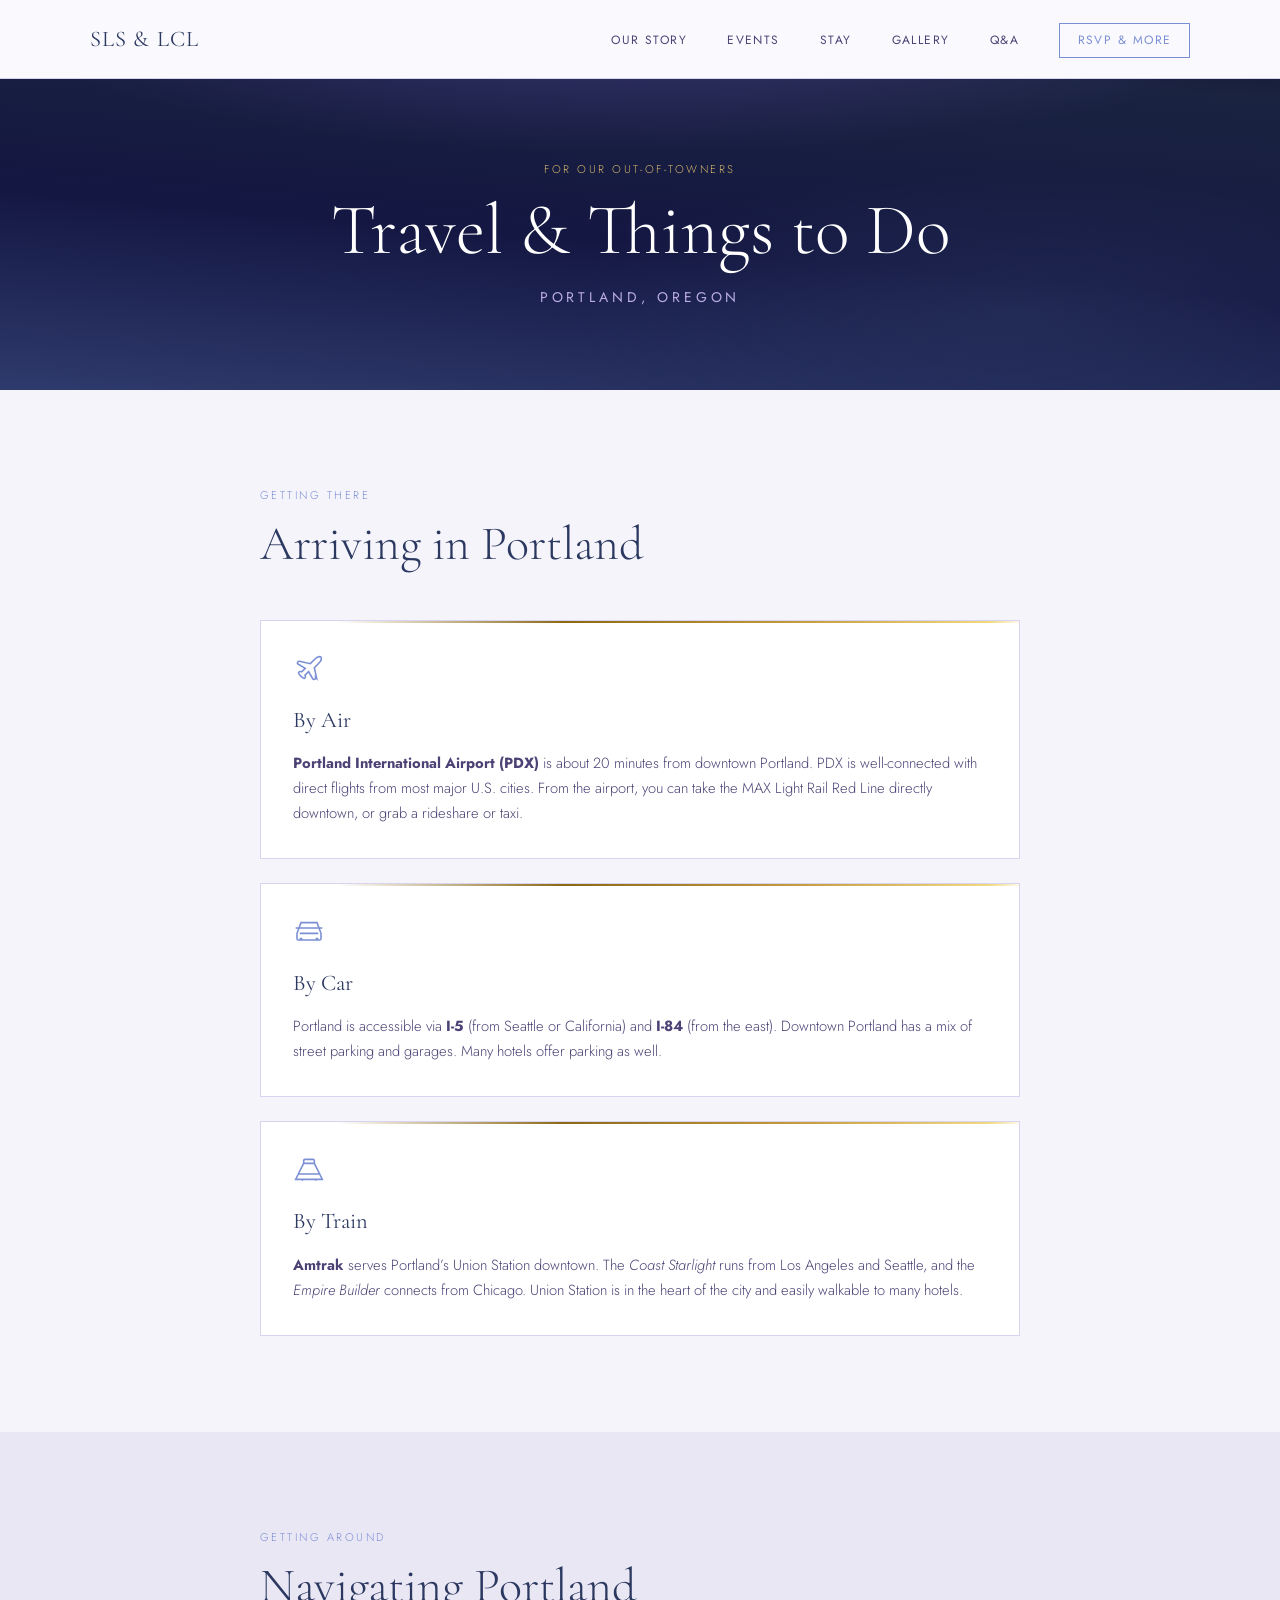
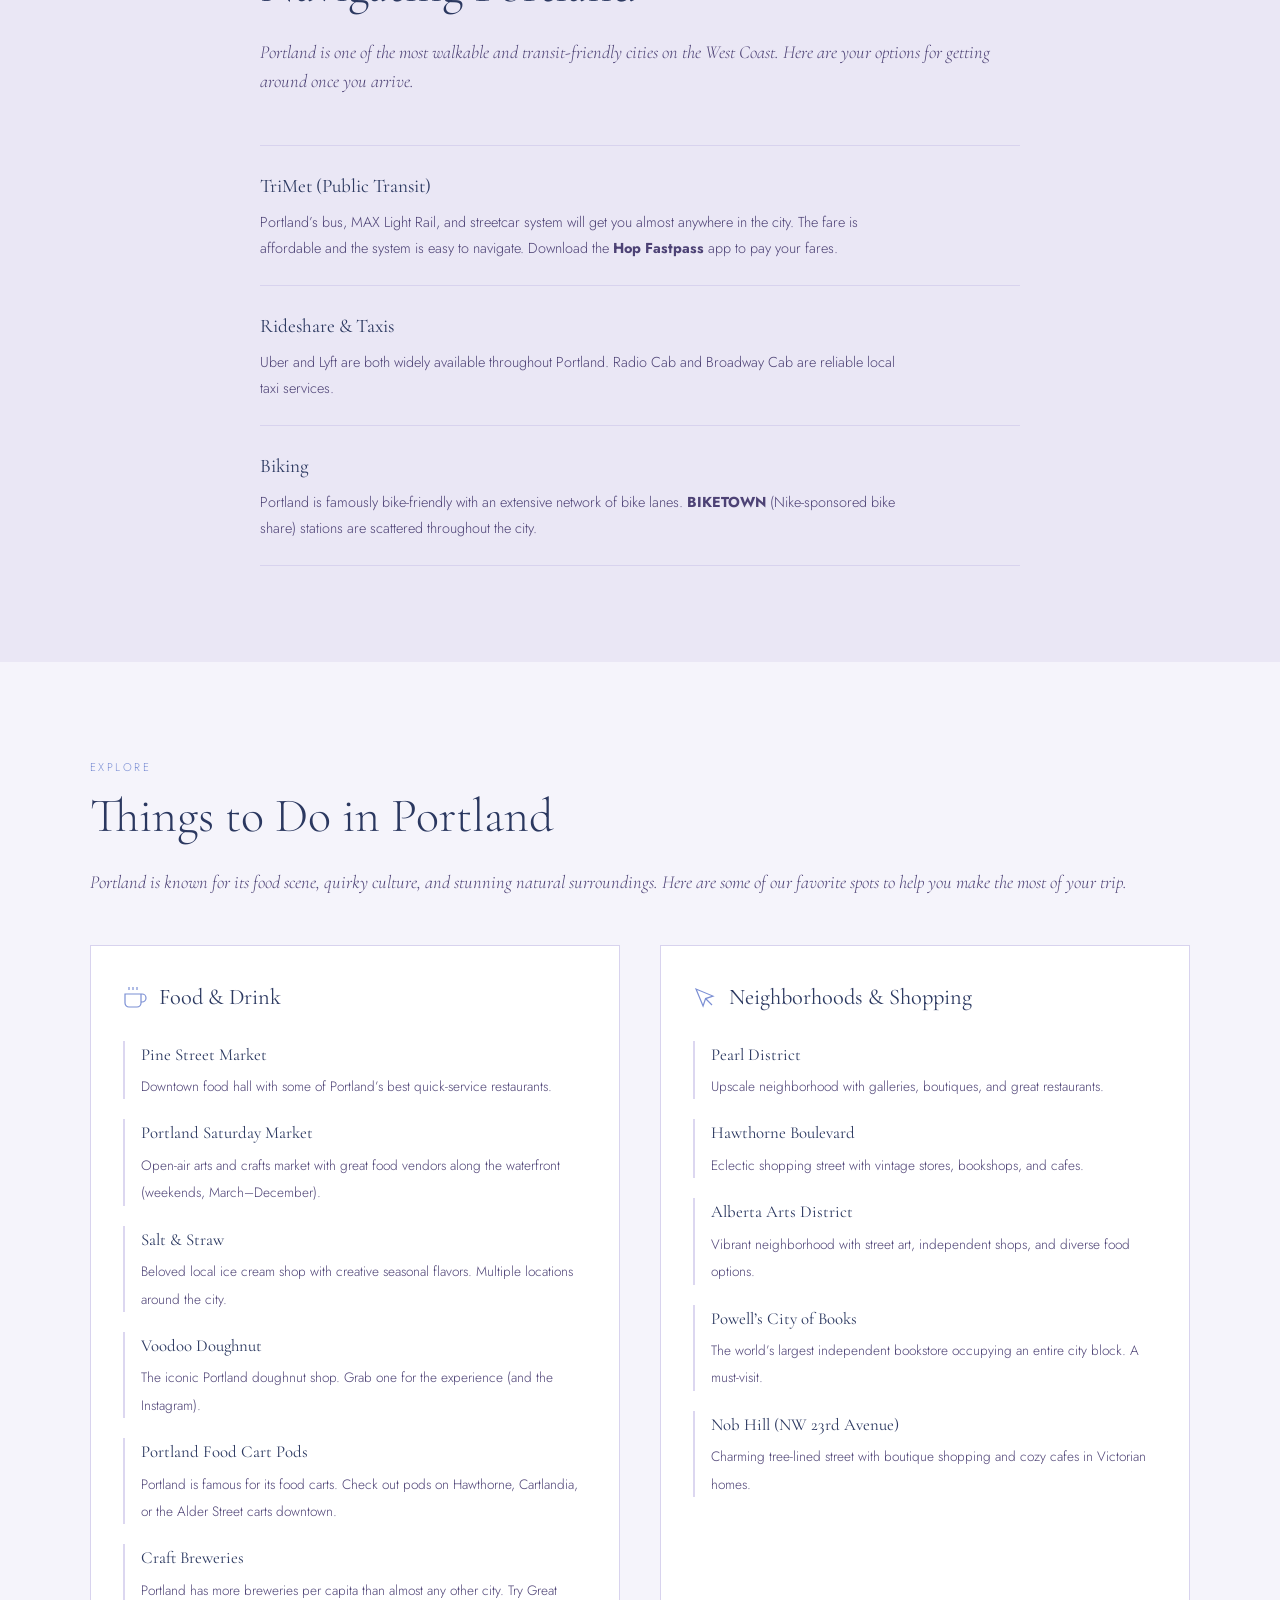
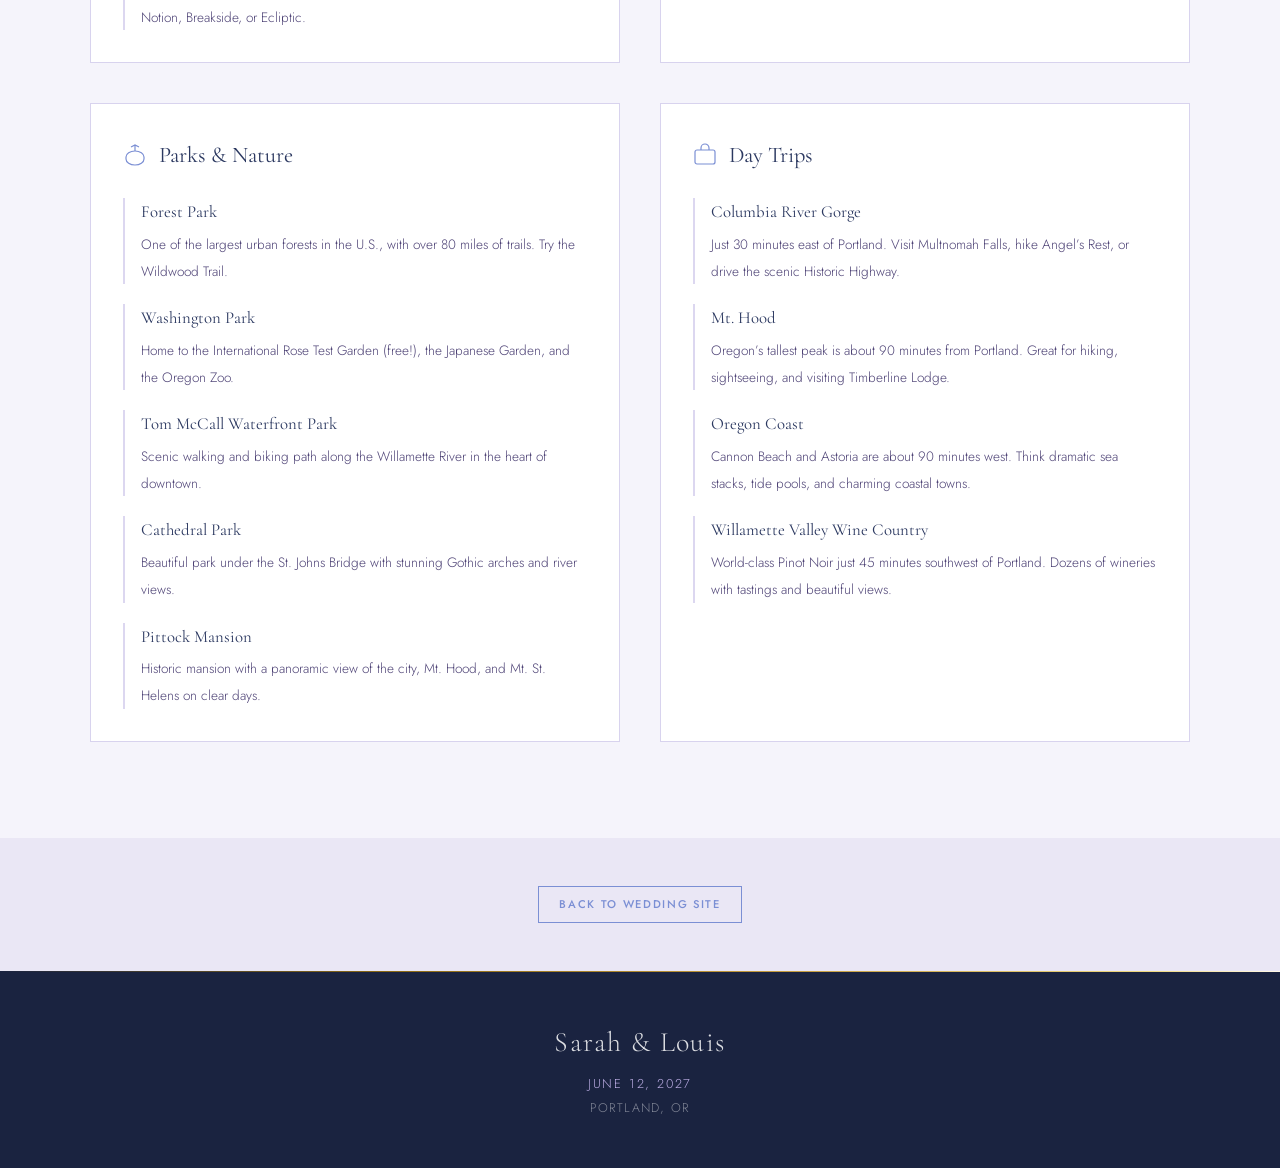
<file: travel.html>
<!DOCTYPE html>
<html lang="en">

<head>
  <meta charset="UTF-8" />
  <meta name="viewport" content="width=device-width, initial-scale=1.0" />
  <title>Travel &amp; Things to Do | Sarah &amp; Louis</title>
  <link rel="preconnect" href="https://fonts.googleapis.com" />
  <link rel="preconnect" href="https://fonts.gstatic.com" crossorigin />
  <link
    href="https://fonts.googleapis.com/css2?family=Cormorant+Garamond:ital,wght@0,300;0,400;0,600;1,300;1,400&family=Jost:wght@300;400;500&display=swap"
    rel="stylesheet" />
  <link rel="icon" type="image/png" href="wisteria/flower 1.png" />
  <link rel="stylesheet" href="css/styles.css" />
  <link rel="stylesheet" href="css/travel.css" />
</head>

<body>

  <!-- NAV -->
  <header class="site-header scrolled" id="site-header">
    <div class="header-inner">
      <a href="index.html" class="header-monogram">SLS &amp; LCL</a>
      <button class="nav-toggle" aria-label="Toggle navigation" aria-expanded="false">
        <span></span><span></span><span></span>
      </button>
      <nav class="main-nav" id="main-nav">
        <ul>
          <li><a href="index.html#our-story">Our Story</a></li>
          <li><a href="index.html#events">Events</a></li>
          <li><a href="index.html#accommodations">Stay</a></li>
          <li><a href="index.html#gallery">Gallery</a></li>
          <li><a href="index.html#faq">Q&amp;A</a></li>
          <li><a href="index.html#links" class="nav-cta">RSVP &amp; More</a></li>
        </ul>
      </nav>
    </div>
  </header>

  <!-- PAGE HERO -->
  <section class="travel-hero">
    <div class="travel-hero-overlay"></div>
    <div class="travel-hero-content">
      <div class="section-label">For Our Out-of-Towners</div>
      <h1 class="travel-hero-title">Travel &amp; Things to Do</h1>
      <p class="travel-hero-subtitle">Portland, Oregon</p>
    </div>
  </section>

  <!-- GETTING THERE -->
  <section class="section" id="getting-there">
    <div class="container container--narrow">
      <div class="section-label">Getting There</div>
      <h2 class="section-title">Arriving in Portland</h2>

      <div class="travel-info-grid">
        <div class="travel-info-card">
          <div class="travel-info-icon" aria-hidden="true">
            <svg viewBox="0 0 24 24" fill="none" stroke="currentColor" stroke-width="1.2">
              <path d="M17.8 19.2L16 11l3.5-3.5C21 6 21.5 4 21 3c-1-.5-3 0-4.5 1.5L13 8 4.8 6.2c-.5-.1-.9.1-1.1.5l-.3.5c-.2.4-.1.9.3 1.1l5.5 3.2-2.7 2.7-.8-.3c-.4-.1-.8 0-1.1.3l-.2.2c-.3.3-.3.7-.1 1l1.5 2 2 1.5c.3.2.7.2 1-.1l.2-.2c.3-.3.4-.7.3-1.1l-.3-.8 2.7-2.7 3.2 5.5c.2.4.7.5 1.1.3l.5-.3c.4-.2.6-.6.5-1.1z" />
            </svg>
          </div>
          <h3>By Air</h3>
          <p><strong>Portland International Airport (PDX)</strong> is about 20 minutes from downtown Portland. PDX is well-connected with direct flights from most major U.S. cities. From the airport, you can take the MAX Light Rail Red Line directly downtown, or grab a rideshare or taxi.</p>
        </div>

        <div class="travel-info-card">
          <div class="travel-info-icon" aria-hidden="true">
            <svg viewBox="0 0 24 24" fill="none" stroke="currentColor" stroke-width="1.2">
              <path d="M5 17h2m10 0h2M2 9h20M5 13h14M6 5h12l3 8v4a1 1 0 0 1-1 1H4a1 1 0 0 1-1-1v-4l3-8z" />
            </svg>
          </div>
          <h3>By Car</h3>
          <p>Portland is accessible via <strong>I-5</strong> (from Seattle or California) and <strong>I-84</strong> (from the east). Downtown Portland has a mix of street parking and garages. Many hotels offer parking as well.</p>
        </div>

        <div class="travel-info-card">
          <div class="travel-info-icon" aria-hidden="true">
            <svg viewBox="0 0 24 24" fill="none" stroke="currentColor" stroke-width="1.2">
              <path d="M4 15l4-8h8l4 8M4 15h16M4 15l-2 4h20l-2-4M8 7V5a1 1 0 0 1 1-1h6a1 1 0 0 1 1 1v2M7 19v1M17 19v1" />
            </svg>
          </div>
          <h3>By Train</h3>
          <p><strong>Amtrak</strong> serves Portland&rsquo;s Union Station downtown. The <em>Coast Starlight</em> runs from Los Angeles and Seattle, and the <em>Empire Builder</em> connects from Chicago. Union Station is in the heart of the city and easily walkable to many hotels.</p>
        </div>
      </div>
    </div>
  </section>

  <!-- GETTING AROUND -->
  <section class="section section-alt" id="getting-around">
    <div class="container container--narrow">
      <div class="section-label">Getting Around</div>
      <h2 class="section-title">Navigating Portland</h2>
      <p class="travel-intro">Portland is one of the most walkable and transit-friendly cities on the West Coast. Here are your options for getting around once you arrive.</p>

      <div class="transport-list">
        <div class="transport-item">
          <h3>TriMet (Public Transit)</h3>
          <p>Portland&rsquo;s bus, MAX Light Rail, and streetcar system will get you almost anywhere in the city. The fare is affordable and the system is easy to navigate. Download the <strong>Hop Fastpass</strong> app to pay your fares.</p>
        </div>
        <div class="transport-item">
          <h3>Rideshare &amp; Taxis</h3>
          <p>Uber and Lyft are both widely available throughout Portland. Radio Cab and Broadway Cab are reliable local taxi services.</p>
        </div>
        <div class="transport-item">
          <h3>Biking</h3>
          <p>Portland is famously bike-friendly with an extensive network of bike lanes. <strong>BIKETOWN</strong> (Nike-sponsored bike share) stations are scattered throughout the city.</p>
        </div>
      </div>
    </div>
  </section>

  <!-- THINGS TO DO -->
  <section class="section" id="things-to-do">
    <div class="container">
      <div class="section-label">Explore</div>
      <h2 class="section-title">Things to Do in Portland</h2>
      <p class="travel-intro">Portland is known for its food scene, quirky culture, and stunning natural surroundings. Here are some of our favorite spots to help you make the most of your trip.</p>

      <div class="things-grid">

        <div class="things-category">
          <h3 class="things-category-title">
            <svg class="things-category-icon" viewBox="0 0 24 24" fill="none" stroke="currentColor" stroke-width="1.2">
              <path d="M18 8h1a4 4 0 0 1 0 8h-1M2 8h16v9a4 4 0 0 1-4 4H6a4 4 0 0 1-4-4V8zM6 1v3M10 1v3M14 1v3" />
            </svg>
            Food &amp; Drink
          </h3>
          <ul class="things-list">
            <li>
              <strong>Pine Street Market</strong>
              <span>Downtown food hall with some of Portland&rsquo;s best quick-service restaurants.</span>
            </li>
            <li>
              <strong>Portland Saturday Market</strong>
              <span>Open-air arts and crafts market with great food vendors along the waterfront (weekends, March&ndash;December).</span>
            </li>
            <li>
              <strong>Salt &amp; Straw</strong>
              <span>Beloved local ice cream shop with creative seasonal flavors. Multiple locations around the city.</span>
            </li>
            <li>
              <strong>Voodoo Doughnut</strong>
              <span>The iconic Portland doughnut shop. Grab one for the experience (and the Instagram).</span>
            </li>
            <li>
              <strong>Portland Food Cart Pods</strong>
              <span>Portland is famous for its food carts. Check out pods on Hawthorne, Cartlandia, or the Alder Street carts downtown.</span>
            </li>
            <li>
              <strong>Craft Breweries</strong>
              <span>Portland has more breweries per capita than almost any other city. Try Great Notion, Breakside, or Ecliptic.</span>
            </li>
          </ul>
        </div>

        <div class="things-category">
          <h3 class="things-category-title">
            <svg class="things-category-icon" viewBox="0 0 24 24" fill="none" stroke="currentColor" stroke-width="1.2">
              <path d="M3 3l7.07 16.97 2.51-7.39 7.39-2.51L3 3zM13 13l6 6" />
            </svg>
            Neighborhoods &amp; Shopping
          </h3>
          <ul class="things-list">
            <li>
              <strong>Pearl District</strong>
              <span>Upscale neighborhood with galleries, boutiques, and great restaurants.</span>
            </li>
            <li>
              <strong>Hawthorne Boulevard</strong>
              <span>Eclectic shopping street with vintage stores, bookshops, and cafes.</span>
            </li>
            <li>
              <strong>Alberta Arts District</strong>
              <span>Vibrant neighborhood with street art, independent shops, and diverse food options.</span>
            </li>
            <li>
              <strong>Powell&rsquo;s City of Books</strong>
              <span>The world&rsquo;s largest independent bookstore occupying an entire city block. A must-visit.</span>
            </li>
            <li>
              <strong>Nob Hill (NW 23rd Avenue)</strong>
              <span>Charming tree-lined street with boutique shopping and cozy cafes in Victorian homes.</span>
            </li>
          </ul>
        </div>

        <div class="things-category">
          <h3 class="things-category-title">
            <svg class="things-category-icon" viewBox="0 0 24 24" fill="none" stroke="currentColor" stroke-width="1.2">
              <path d="M12 22c-4.97 0-9-2.69-9-6v-2c0-3.31 4.03-6 9-6s9 2.69 9 6v2c0 3.31-4.03 6-9 6z" />
              <path d="M12 8V2M8 4l4-2 4 2" />
            </svg>
            Parks &amp; Nature
          </h3>
          <ul class="things-list">
            <li>
              <strong>Forest Park</strong>
              <span>One of the largest urban forests in the U.S., with over 80 miles of trails. Try the Wildwood Trail.</span>
            </li>
            <li>
              <strong>Washington Park</strong>
              <span>Home to the International Rose Test Garden (free!), the Japanese Garden, and the Oregon Zoo.</span>
            </li>
            <li>
              <strong>Tom McCall Waterfront Park</strong>
              <span>Scenic walking and biking path along the Willamette River in the heart of downtown.</span>
            </li>
            <li>
              <strong>Cathedral Park</strong>
              <span>Beautiful park under the St. Johns Bridge with stunning Gothic arches and river views.</span>
            </li>
            <li>
              <strong>Pittock Mansion</strong>
              <span>Historic mansion with a panoramic view of the city, Mt. Hood, and Mt. St. Helens on clear days.</span>
            </li>
          </ul>
        </div>

        <div class="things-category">
          <h3 class="things-category-title">
            <svg class="things-category-icon" viewBox="0 0 24 24" fill="none" stroke="currentColor" stroke-width="1.2">
              <rect x="2" y="7" width="20" height="14" rx="2" ry="2" />
              <path d="M16 7V5a4 4 0 0 0-8 0v2" />
            </svg>
            Day Trips
          </h3>
          <ul class="things-list">
            <li>
              <strong>Columbia River Gorge</strong>
              <span>Just 30 minutes east of Portland. Visit Multnomah Falls, hike Angel&rsquo;s Rest, or drive the scenic Historic Highway.</span>
            </li>
            <li>
              <strong>Mt. Hood</strong>
              <span>Oregon&rsquo;s tallest peak is about 90 minutes from Portland. Great for hiking, sightseeing, and visiting Timberline Lodge.</span>
            </li>
            <li>
              <strong>Oregon Coast</strong>
              <span>Cannon Beach and Astoria are about 90 minutes west. Think dramatic sea stacks, tide pools, and charming coastal towns.</span>
            </li>
            <li>
              <strong>Willamette Valley Wine Country</strong>
              <span>World-class Pinot Noir just 45 minutes southwest of Portland. Dozens of wineries with tastings and beautiful views.</span>
            </li>
          </ul>
        </div>

      </div>
    </div>
  </section>

  <!-- BACK TO MAIN SITE -->
  <section class="section section-alt travel-back">
    <div class="container" style="text-align: center;">
      <a href="index.html#links" class="btn btn-ghost">Back to Wedding Site</a>
    </div>
  </section>

  <!-- FOOTER -->
  <footer class="site-footer">
    <div class="footer-inner">
      <p class="footer-names">Sarah &amp; Louis</p>
      <p class="footer-date">June 12, 2027</p>
      <p class="footer-location">Portland, OR</p>
    </div>
  </footer>

  <script src="js/main.js"></script>
</body>

</html>
</file>
<file: css/styles.css>
/* ============================================================
   RESET & BASE
   ============================================================ */
*,
*::before,
*::after {
  box-sizing: border-box;
  margin: 0;
  padding: 0;
}

:root {
  /* --- Palette --- */
  /* Backgrounds */
  --color-cream: #f5f4fb;
  /* near-white with lavender tint */
  --color-warm-white: #fafafe;
  --color-alt-bg: #eae7f5;
  /* soft lavender section bg */
  --color-card-bg: #ffffff;

  /* Brand colors (mood board) */
  --color-lavender-pale: #dcd7f0;
  /* very soft lavender */
  --color-lavender: #bcade4;
  /* medium lavender */
  --color-periwinkle: #7b8fd4;
  /* cornflower / periwinkle */
  --color-blue: #4f6bbf;
  /* medium blue */
  --color-navy: #2b3860;
  /* deep navy */
  --color-navy-dark: #1a2340;
  /* deepest navy (hero bg) */
  --color-gold: #c49a3c;
  /* warm gold accent */
  --color-gold-light: #d4b46a;
  /* lighter gold */

  /* Text */
  --color-charcoal: #1e2d52;
  /* use navy as primary text */
  --color-muted: #4d4275;
  /* muted blue-purple */
  --color-rule: #d8d3ee;
  /* lavender divider */

  /* Typography */
  --font-serif: 'Cormorant Garamond', Georgia, serif;
  --font-sans: 'Jost', system-ui, sans-serif;

  /* Spacing */
  --section-pad: 6rem 1.5rem;
  --container-max: 1100px;

  /* Motion */
  --ease: cubic-bezier(0.4, 0, 0.2, 1);
  --transition: 0.25s var(--ease);
}

html {
  scroll-behavior: smooth;
  font-size: 16px;
}

body {
  font-family: var(--font-sans);
  font-weight: 300;
  color: var(--color-charcoal);
  background: var(--color-cream);
  overflow-x: hidden;
  line-height: 1.7;
  -webkit-font-smoothing: antialiased;
}

img {
  display: block;
  max-width: 100%;
  height: auto;
}

a {
  color: inherit;
  text-decoration: none;
}

button {
  font: inherit;
  cursor: pointer;
  background: none;
  border: none;
}

/* ============================================================
   UTILITIES
   ============================================================ */
.sr-only {
  position: absolute;
  width: 1px;
  height: 1px;
  padding: 0;
  margin: -1px;
  overflow: hidden;
  clip: rect(0, 0, 0, 0);
  white-space: nowrap;
  border: 0;
}

.container {
  position: relative;
  z-index: 4;
  max-width: var(--container-max);
  margin: 0 auto;
}

.container--narrow {
  max-width: 760px;
}

.btn {
  display: inline-block;
  padding: 0.75rem 2rem;
  font-family: var(--font-sans);
  font-size: 0.75rem;
  font-weight: 500;
  letter-spacing: 0.15em;
  text-transform: uppercase;
  border: 1px solid currentColor;
  transition: background var(--transition), color var(--transition), border-color var(--transition);
}

.btn-outline {
  color: #fff;
  border-color: rgba(255, 255, 255, 0.55);
}

.btn-outline:hover {
  background: rgba(255, 255, 255, 0.12);
  border-color: rgba(255, 255, 255, 0.85);
}

.btn-ghost {
  color: var(--color-periwinkle);
  border-color: var(--color-periwinkle);
  font-size: 0.7rem;
  padding: 0.5rem 1.25rem;
}

.btn-ghost:hover {
  background: var(--color-periwinkle);
  color: #fff;
}

/* Placeholder image blocks */
.img-placeholder {
  width: 100%;
  height: 100%;
  background: var(--color-lavender-pale);
  display: flex;
  align-items: center;
  justify-content: center;
  color: var(--color-lavender);
  font-family: var(--font-sans);
  font-size: 0.8rem;
  letter-spacing: 0.08em;
  text-transform: uppercase;
}

/* ============================================================
   HEADER / NAV
   ============================================================ */
.site-header {
  position: fixed;
  top: 0;
  left: 0;
  right: 0;
  z-index: 100;
  padding: 1.25rem 2rem;
  transition: background var(--transition), box-shadow var(--transition);
}

.site-header.scrolled {
  background: var(--color-warm-white);
  box-shadow: 0 1px 0 var(--color-rule);
}

.header-inner {
  max-width: var(--container-max);
  margin: 0 auto;
  display: flex;
  align-items: center;
  justify-content: space-between;
}

.header-monogram {
  font-family: var(--font-serif);
  font-size: 1.4rem;
  font-weight: 400;
  letter-spacing: 0.05em;
  color: #fff;
  transition: color var(--transition);
}

.site-header.scrolled .header-monogram {
  color: var(--color-navy);
}

.main-nav ul {
  list-style: none;
  display: flex;
  gap: 2.5rem;
  align-items: center;
}

.main-nav a {
  font-size: 0.75rem;
  font-weight: 400;
  letter-spacing: 0.12em;
  text-transform: uppercase;
  color: rgba(255, 255, 255, 0.82);
  transition: color var(--transition);
}

.site-header.scrolled .main-nav a {
  color: var(--color-muted);
}

.main-nav a:hover {
  color: #fff;
}

.site-header.scrolled .main-nav a:hover {
  color: var(--color-periwinkle);
}

.main-nav .nav-cta {
  padding: 0.45rem 1.1rem;
  border: 1px solid rgba(255, 255, 255, 0.45);
}

.site-header.scrolled .main-nav .nav-cta {
  border-color: var(--color-periwinkle);
  color: var(--color-periwinkle);
}

.main-nav .nav-cta:hover {
  background: rgba(255, 255, 255, 0.12);
}

.site-header.scrolled .main-nav .nav-cta:hover {
  background: var(--color-periwinkle);
  color: #fff;
}

.nav-toggle {
  display: none;
  flex-direction: column;
  gap: 5px;
  padding: 4px;
  color: #fff;
  transition: color var(--transition);
}

.site-header.scrolled .nav-toggle {
  color: var(--color-navy);
}

.nav-toggle span {
  display: block;
  width: 22px;
  height: 1.5px;
  background: currentColor;
  transition: transform var(--transition), opacity var(--transition);
}

.nav-toggle[aria-expanded="true"] span:nth-child(1) {
  transform: translateY(6.5px) rotate(45deg);
}

.nav-toggle[aria-expanded="true"] span:nth-child(2) {
  opacity: 0;
}

.nav-toggle[aria-expanded="true"] span:nth-child(3) {
  transform: translateY(-6.5px) rotate(-45deg);
}

/* ============================================================
   HERO
   ============================================================ */
.hero {
  position: relative;
  min-height: 100svh;
  display: flex;
  flex-direction: column;
  align-items: center;
  justify-content: center;
  text-align: center;
  overflow: hidden;
  padding: 6rem 1.5rem 4rem;

  /* Deep dusk-blue wisteria gradient — replace with a real photo later:
     background-image: url('../images/hero.jpg');
     background-size: cover; background-position: center; */
  background: var(--color-navy-dark);


}


.hero-overlay {
  position: absolute;
  inset: 0;
  background:
    radial-gradient(ellipse 80% 60% at 50% 0%, rgba(100, 80, 180, 0.45) 0%, transparent 65%),
    radial-gradient(ellipse 70% 50% at 20% 100%, rgba(60, 50, 140, 0.35) 0%, transparent 60%),
    radial-gradient(ellipse 60% 60% at 80% 80%, rgba(43, 56, 96, 0.5) 0%, transparent 60%),
    linear-gradient(185deg, #120e2a 0%, #1a2340 20%, #141742 60%, #2f3b6d 100%);
}

/* Botanical illustrations */
.hero-botanical {
  position: absolute;
  width: clamp(200px, 28vw, 420px);
  pointer-events: none;
  z-index: 1;
  opacity: 0.3;
  filter: drop-shadow(0 0 28px rgba(148, 120, 200, 0.45)) blur(4px);
  mix-blend-mode: soft-light;
}

.hero-botanical--right {
  top: 8%;
  right: -5%;
  transform: rotate(-18deg);
}

.hero-botanical--left {
  bottom: -8%;
  left: -5%;
  transform: scaleX(-1) rotate(-18deg);
  /* flip 180° + slight adjust → mirrors naturally */
}

/* Sparkles are injected by JS */

.hero-content {
  position: relative;
  z-index: 4;
  max-width: 700px;
}

.hero-eyebrow {
  font-family: var(--font-sans);
  font-size: 0.875rem;
  font-weight: 400;
  letter-spacing: 0.28em;
  text-transform: uppercase;
  display: flex;
  white-space: nowrap;
  color: var(--color-gold-light);
  margin-bottom: 2rem;
}

.hero-eyebrow-text {
  display: flex;
  align-items: center;
}

.hero-eyebrow-sep {
  margin: 0 0.5em;
}

.hero-eyebrow::before,
.hero-eyebrow::after {
  content: '';
  display: flex;
  width: 100%;
  height: 1px;
  background: var(--color-gold-light);
  margin: 0.5rem 0.75rem;
}

.hero-names {

  font-family: var(--font-serif);
  font-size: clamp(3.5rem, 9vw, 7rem);
  font-weight: 300;
  color: #fff;
  line-height: 0.65;
  letter-spacing: 0.02em;
  margin-bottom: 2.5rem;
}

.hero-names .ampersand {
  font-style: italic;
  color: var(--color-lavender);
}

.hero-date {
  font-family: var(--font-serif);
  font-size: clamp(1.1rem, 2.5vw, 1.5rem);
  font-weight: 300;
  color: rgba(255, 255, 255, 0.72);
  letter-spacing: 0.1em;
  margin-bottom: 0.4rem;
}

.hero-location {
  font-size: 0.78rem;
  letter-spacing: 0.18em;
  text-transform: uppercase;
  color: var(--color-lavender);
  margin-bottom: 3.5rem;
  opacity: 0.8;
}


/* ============================================================
   FOIL SHIMMER — shared animation for all gold foil elements
   ============================================================ */
@keyframes foil-shimmer {
  0% {
    background-position: 0% center;
  }

  100% {
    background-position: 100% center;
  }
}

/* Canvas dust overlay */
.hero-dust {
  position: absolute;
  inset: 0;
  width: 100%;
  height: 100%;
  pointer-events: none;
  z-index: 1;
}

/* ============================================================
   HERO SPARKLES
   ============================================================ */
.sparkle {
  position: absolute;
  pointer-events: none;
  z-index: 1;
  width: 3px;
  height: 3px;
  border-radius: 50%;
  background: var(--sparkle-color, #d4b46a);
  box-shadow: 0 0 5px 2px var(--sparkle-glow, rgba(212, 180, 106, 0.5));
  opacity: 0;
  animation: sparkle-twinkle var(--sparkle-dur, 3s) ease-in-out var(--sparkle-delay, 0s) infinite;
}

/* Vertical arm */
.sparkle::before,
/* Horizontal arm */
.sparkle::after {
  content: '';
  position: absolute;
  left: 50%;
  top: 50%;
  border-radius: 1px;
  background: linear-gradient(transparent 0%, var(--sparkle-color, #d4b46a) 50%, transparent 100%);
}

.sparkle::before {
  width: 1px;
  height: var(--sparkle-arm-v, 14px);
  transform: translate(-50%, -50%);
}

.sparkle::after {
  width: var(--sparkle-arm-h, 8px);
  height: 1px;
  transform: translate(-50%, -50%);
}

@keyframes sparkle-twinkle {

  0%,
  100% {
    opacity: 0;
    transform: scale(0.3) rotate(var(--sparkle-rot, 0deg));
  }

  15%,
  85% {
    opacity: 0;
  }

  50% {
    opacity: var(--sparkle-opacity, 0.8);
    transform: scale(1) rotate(var(--sparkle-rot, 0deg));
  }
}

/* ============================================================
   COUNTDOWN BAR
   ============================================================ */
.countdown-bar {
  position: relative;
  background: var(--color-navy);
  color: #fff;
  padding: 2rem 1.5rem;
}

/* Foil divider at top of countdown bar */
.countdown-bar::before {
  content: '';
  position: absolute;
  top: 0;
  left: 0;
  right: 0;
  height: 1px;
  background: linear-gradient(90deg, transparent 0%, #8b6914 15%, #c49a3c 30%, #f0d980 45%, #fff8e7 50%, #f0d980 55%, #c49a3c 70%, #8b6914 85%, transparent 100%);
  background-size: 200% 100%;
  animation: foil-shimmer 7s ease-in-out infinite alternate;
}

.countdown-inner {
  position: relative;
  z-index: 4;
  max-width: 600px;
  margin: 0 auto;
  display: flex;
  align-items: center;
  justify-content: center;
  gap: 1.5rem;
}

.countdown-unit {
  text-align: center;
  min-width: 64px;
}

.countdown-unit span {
  display: block;
  font-family: var(--font-serif);
  font-size: 2.5rem;
  font-weight: 300;
  line-height: 1;
  color: var(--color-lavender);
}

.countdown-unit label {
  display: block;
  font-size: 0.65rem;
  letter-spacing: 0.18em;
  text-transform: uppercase;
  color: rgba(255, 255, 255, 0.35);
  margin-top: 0.4rem;
}

.countdown-sep {
  font-size: 1.5rem;
  color: rgba(255, 255, 255, 0.15);
  line-height: 1;
  margin-top: -0.5rem;
}

/* ============================================================
   SECTIONS
   ============================================================ */
.section {
  position: relative;
  padding: var(--section-pad);
  background: var(--color-cream);
}

.section-alt {
  background: var(--color-alt-bg);
}

.section-label {
  font-size: 0.7rem;
  letter-spacing: 0.22em;
  text-transform: uppercase;
  color: var(--color-periwinkle);
  margin-bottom: 0.75rem;
}

.section-title {
  font-family: var(--font-serif);
  font-size: clamp(2rem, 4vw, 3rem);
  font-weight: 300;
  color: var(--color-navy);
  line-height: 1.15;
  margin-bottom: 3rem;
}

/* ============================================================
   OUR STORY
   ============================================================ */
.story-grid {
  display: grid;
  grid-template-columns: 1fr 1fr;
  gap: 4rem;
  align-items: start;
}

.story-image {
  aspect-ratio: 3/4;
  overflow: hidden;
  position: sticky;
  top: 6rem;
}

.story-content {
  padding-bottom: 2rem;
}

.story-text {
  margin-bottom: 4rem;
}

.story-image .img-placeholder {
  min-height: 400px;
}

.story-photo {
  position: absolute;
  inset: 0;
  width: 100%;
  height: 100%;
  object-fit: cover;
  object-position: center;
  display: block;
  transition: opacity 0.6s ease;
}

.story-slide-caption {
  position: absolute;
  bottom: 0;
  left: 0;
  right: 0;
  padding: 3rem 1.25rem 1.1rem;
  background: linear-gradient(transparent, rgba(14, 10, 40, 0.68));
  z-index: 2;
  opacity: 1;
  transition: opacity 0.45s ease;
}

.story-slide-flag {
  display: inline-block;
  font-size: 0.58rem;
  letter-spacing: 0.18em;
  text-transform: uppercase;
  color: var(--color-gold-light);
  border: 1px solid var(--color-gold-light);
  border-radius: 999px;
  padding: 0.25rem 0.7rem;
  margin-bottom: 0.5rem;
  background: rgba(14, 10, 40, 0.35);
}

.story-slide-flag[hidden] {
  display: none;
}

.story-slide-date {
  display: block;
  font-family: var(--font-serif);
  font-style: italic;
  font-size: 1.05rem;
  color: rgba(255, 255, 255, 0.92);
  line-height: 1.3;
}

.story-slide-location {
  display: block;
  font-size: 0.62rem;
  letter-spacing: 0.2em;
  text-transform: uppercase;
  color: var(--color-gold-light);
  margin-top: 0.2rem;
}

.story-lead {
  font-family: var(--font-serif);
  font-size: 1.4rem;
  font-style: italic;
  color: var(--color-muted);
  margin-bottom: 1.25rem;
  line-height: 1.5;
}

.story-text p {
  margin-bottom: 1rem;
  color: var(--color-muted);
  font-size: 1rem;
}

/* Timeline */
.timeline {
  position: relative;
  padding-left: 1.5rem;
}

.timeline::before {
  content: '';
  position: absolute;
  left: 1.25rem;
  top: 8px;
  bottom: 8px;
  width: 1px;
  background: var(--color-lavender-pale);
}

.timeline-item {
  position: relative;
  padding: 0 0 3.5rem 2rem;
}

.timeline-item:last-child {
  padding-bottom: 0;
}

.timeline-dot {
  position: absolute;
  left: -0.85rem;
  top: 4px;
  width: 20px;
  height: 20px;
  object-fit: contain;
}

.timeline-date {
  font-size: 0.75rem;
  font-weight: 400;
  letter-spacing: 0.12em;
  text-transform: uppercase;
  color: #7f65c5;
  padding: 0.25rem 0rem;
}

.timeline-body h3 {
  font-family: var(--font-serif);
  line-height: 1.2;
  font-size: 1.325rem;
  font-weight: 400;
  color: var(--color-navy);
  margin-bottom: 0.3rem;
}

.timeline-body p {
  font-size: 1rem;
  color: var(--color-muted);
}

/* ============================================================
   EVENTS
   ============================================================ */
/* Day columns sit side by side so all three cards share one row.
   Column widths are sized so every card ends up the same width:
   3rem between days, 1.5rem between cards within a day. */
.events-days {
  display: grid;
  grid-template-columns: calc((100% - 4.5rem) / 3) 1fr;
  column-gap: 3rem;
}

/* Both days stretch to the same height so every card lines up */
.events-day {
  position: relative;
  display: flex;
  flex-direction: column;
}

.events-day .events-grid {
  flex: 1;
}

/* Vertical rule between Friday and Saturday, centered in the column gap */
.events-day+.events-day::before {
  content: '';
  position: absolute;
  left: -1.5rem;
  top: 0.5rem;
  bottom: 0.5rem;
  width: 1px;
  background: linear-gradient(180deg, transparent, var(--color-lavender) 18%, var(--color-lavender) 82%, transparent);
}

/* Day label with hairline rules running out to either side */
.events-day-header {
  display: flex;
  align-items: center;
  gap: 1.5rem;
  margin-bottom: 2rem;
}

.events-day-header::before,
.events-day-header::after {
  content: '';
  flex: 1;
  height: 1px;
  background: linear-gradient(90deg, transparent, var(--color-lavender));
}

.events-day-header::after {
  background: linear-gradient(90deg, var(--color-lavender), transparent);
}

.events-day-heading {
  text-align: center;
}

.events-day-name {
  display: block;
  font-family: var(--font-serif);
  font-size: 1.75rem;
  font-weight: 300;
  line-height: 1.2;
  color: var(--color-navy);
}

.events-day-date {
  display: block;
  font-size: 1rem;
  letter-spacing: 0.22em;
  text-transform: uppercase;
  color: var(--color-periwinkle);
}

.events-grid {
  display: grid;
  grid-template-columns: repeat(3, 1fr);
  gap: 1.5rem;
}

.events-grid--one {
  grid-template-columns: 1fr;
}

.events-grid--two {
  grid-template-columns: repeat(2, 1fr);
}

.event-card {
  position: relative;
  background: var(--color-card-bg);
  padding: 2.5rem 2rem;
  border: 1px solid var(--color-rule);
  text-align: center;
  overflow: hidden;
}

/* Foil top accent line on each event card */
.event-card::before {
  content: '';
  position: absolute;
  top: 0;
  left: 0;
  right: 0;
  height: 2px;
  background: linear-gradient(90deg, transparent 5%, #8b6914 20%, #c49a3c 35%, #f0d980 48%, #fff8e7 50%, #f0d980 52%, #c49a3c 65%, #8b6914 80%, transparent 95%);
  background-size: 200% 100%;
  animation: foil-shimmer 5s ease-in-out infinite alternate;
}

.event-card:nth-child(2)::before {
  animation-delay: -1.7s;
}

.event-card:nth-child(3)::before {
  animation-delay: -3.3s;
}

/* Keep the first card of each day out of phase with the others */
.events-grid--two .event-card:nth-child(1)::before {
  animation-delay: -3.3s;
}

.event-icon {
  width: 36px;
  height: 36px;
  margin: 0 auto 1.5rem;
  color: var(--color-periwinkle);
}

.event-icon svg {
  width: 100%;
  height: 100%;
  fill: currentColor;
}

.event-card h3 {
  font-family: var(--font-serif);
  font-size: 1.5rem;
  font-weight: 400;
  color: var(--color-navy);
  margin-bottom: 1.25rem;
}

.event-detail {
  font-size: 1rem;
  color: var(--color-muted);
  margin-bottom: 0.4rem;
}

.event-detail strong {
  font-weight: 500;
  color: var(--color-charcoal);
}

.event-card .btn {
  margin-top: 1.5rem;
}

.events-note {
  margin-top: 2.5rem;
  text-align: center;
  font-size: 0.95rem;
  font-style: italic;
  color: var(--color-muted);
}

/* ============================================================
   ACCOMMODATIONS
   ============================================================ */
.stay-intro {
  font-family: var(--font-serif);
  font-size: 1.15rem;
  font-style: italic;
  color: var(--color-muted);
  margin-top: -1.5rem;
  margin-bottom: 3rem;
}

.stay-grid {
  display: grid;
  grid-template-columns: repeat(3, 1fr);
  gap: 1.25rem;
  align-items: stretch;
}

.stay-card--featured {
  position: relative;
  border-color: var(--color-periwinkle);
  background: linear-gradient(180deg, rgba(123, 143, 212, 0.08), var(--color-card-bg) 55%);
  box-shadow: 0 4px 24px rgba(123, 143, 212, 0.14);
  padding: 2.5rem 1.75rem 2.25rem;
  margin-top: -0.75rem;
  margin-bottom: -0.75rem;
}

.stay-card--featured::before {
  content: "";
  position: absolute;
  top: 0;
  left: 0;
  right: 0;
  height: 3px;
  background: var(--color-gold);
}

.stay-card--featured:hover {
  box-shadow: 0 8px 30px rgba(123, 143, 212, 0.2);
}

.stay-card--featured h3 {
  font-size: 1.4rem;
}

.stay-card--featured .stay-desc {
  flex: 1;
}

.stay-block {
  font-size: 0.85rem;
  color: var(--color-navy);
  border-left: 2px solid var(--color-gold);
  padding: 0.15rem 0 0.15rem 1rem;
  margin: 0.25rem 0 1.25rem;
}

.stay-block strong {
  font-weight: 600;
  color: var(--color-navy);
}

.stay-card {
  display: flex;
  flex-direction: column;
  padding: 2rem 1.75rem;
  background: var(--color-card-bg);
  border: 1px solid var(--color-rule);
  transition: border-color var(--transition), box-shadow var(--transition), transform var(--transition);
}

.stay-card:hover {
  border-color: var(--color-periwinkle);
  box-shadow: 0 4px 20px rgba(123, 143, 212, 0.12);
  transform: translateY(-2px);
}

.stay-card-head {
  display: flex;
  align-items: baseline;
  justify-content: space-between;
  gap: 1rem;
}

.stay-card h3 {
  font-family: var(--font-serif);
  font-size: 1.3rem;
  font-weight: 400;
  color: var(--color-navy);
}

.stay-tag {
  font-size: 0.62rem;
  letter-spacing: 0.12em;
  text-transform: uppercase;
  color: var(--color-gold);
  border: 1px solid var(--color-gold);
  padding: 0.1rem 0.5rem;
  white-space: nowrap;
  flex-shrink: 0;
}

.stay-meta {
  font-size: 0.7rem;
  letter-spacing: 0.12em;
  text-transform: uppercase;
  color: var(--color-periwinkle);
  margin: 0.35rem 0 0.85rem;
}

.stay-desc {
  font-size: 0.85rem;
  color: var(--color-muted);
  flex: 1;
  margin-bottom: 1rem;
}

.stay-cta {
  font-size: 0.72rem;
  letter-spacing: 0.1em;
  text-transform: uppercase;
  color: var(--color-periwinkle);
  font-weight: 500;
  margin-top: auto;
}

.stay-note {
  font-size: 0.85rem;
  color: var(--color-muted);
  text-align: center;
  max-width: 640px;
  margin: 2.5rem auto 0;
}

/* ============================================================
   GALLERY
   ============================================================ */
.gallery-grid {
  display: grid;
  grid-template-columns: repeat(4, 1fr);
  grid-auto-rows: 340px;
  gap: 0.75rem;
}

.gallery-item {
  overflow: hidden;
  display: block;
  position: relative;
  cursor: pointer;

  img {
    width: 100%;
    height: 100%;
    object-fit: cover;
    object-position: center;
    display: block;
    transition: transform 0.4s var(--ease);
  }
}

.gallery-item .img-placeholder {
  transition: transform 0.4s var(--ease);
  min-height: 100%;
}

.gallery-item:hover .img-placeholder {
  transform: scale(1.04);
}

.gallery-item--wide {
  grid-column: span 2;
}

.gallery-item--tall {
  grid-row: span 2;
  grid-column: span 2;

}

/* ============================================================
   LIGHTBOX
   ============================================================ */
.lightbox {
  position: fixed;
  inset: 0;
  background: rgba(14, 10, 36, 0.96);
  z-index: 200;
  display: flex;
  align-items: center;
  justify-content: center;
  gap: 1rem;
  padding: 1.5rem;
}

.lightbox[hidden] {
  display: none;
}

.lightbox-content {
  flex: 1;
  aspect-ratio: 4/3;
}

.lightbox-img {
  width: 100%;
  height: 100%;
  object-fit: contain;
  display: block;
}

.lightbox-close {
  position: absolute;
  top: 1.25rem;
  right: 1.5rem;
  font-size: 2rem;
  color: rgba(255, 255, 255, 0.5);
  line-height: 1;
  transition: color var(--transition);
}

.lightbox-close:hover {
  color: #fff;
}

.lightbox-prev,
.lightbox-next {
  font-size: 1.5rem;
  color: rgba(255, 255, 255, 0.4);
  padding: 0.75rem;
  transition: color var(--transition), transform var(--transition);
  flex-shrink: 0;
}

.lightbox-prev:hover,
.lightbox-next:hover {
  color: var(--color-lavender);
}

.lightbox-prev:hover {
  transform: translateX(-3px);
}

.lightbox-next:hover {
  transform: translateX(3px);
}

/* ============================================================
   RSVP MODAL
   ============================================================ */
.rsvp-modal {
  position: fixed;
  inset: 0;
  z-index: 200;
  display: flex;
  align-items: center;
  justify-content: center;
  padding: 1.5rem;
}

.rsvp-modal[hidden] {
  display: none;
}

.rsvp-modal-backdrop {
  position: absolute;
  inset: 0;
  background: rgba(14, 10, 36, 0.92);
}

.rsvp-modal-panel {
  position: relative;
  z-index: 1;
  width: 90vw;
  max-width: 540px;
  max-height: 85vh;
  overflow-y: auto;
  background: var(--color-card-bg);
  padding: 3rem 2.5rem;
  border: 1px solid var(--color-rule);
  scrollbar-width: thin;
  scrollbar-color: var(--color-lavender-pale) transparent;
}

.rsvp-modal-panel::before {
  content: '';
  position: absolute;
  top: 0;
  left: 0;
  right: 0;
  height: 2px;
  background: linear-gradient(90deg, transparent 5%, #8b6914 20%, #c49a3c 35%, #f0d980 48%, #fff8e7 50%, #f0d980 52%, #c49a3c 65%, #8b6914 80%, transparent 95%);
}

.rsvp-modal-close {
  position: absolute;
  top: 1rem;
  right: 1.25rem;
  font-size: 1.75rem;
  color: var(--color-muted);
  line-height: 1;
  transition: color var(--transition);
}

.rsvp-modal-close:hover {
  color: var(--color-navy);
}

.rsvp-modal .section-label {
  margin-bottom: 0.25rem;
}

.rsvp-modal .section-title {
  margin-bottom: 0.75rem;
}

.rsvp-intro {
  font-family: var(--font-sans);
  font-size: 0.85rem;
  font-weight: 300;
  font-style: italic;
  line-height: 1.6;
  color: var(--color-muted);
  margin: 0 0 1.75rem;
}

.rsvp-field {
  margin-bottom: 1.25rem;
}

.rsvp-field label {
  display: block;
  font-family: var(--font-sans);
  font-size: 0.72rem;
  font-weight: 400;
  letter-spacing: 0.12em;
  text-transform: uppercase;
  color: var(--color-navy);
  margin-bottom: 0.4rem;
}

.rsvp-field input,
.rsvp-field select,
.rsvp-field textarea {
  width: 100%;
  padding: 0.7rem 0.9rem;
  border: 1px solid var(--color-rule);
  border-radius: 0;
  font-family: var(--font-sans);
  font-size: 0.9rem;
  font-weight: 300;
  color: var(--color-charcoal);
  background: var(--color-warm-white);
  transition: border-color var(--transition), box-shadow var(--transition);
  outline: none;
  -webkit-appearance: none;
  appearance: none;
}

.rsvp-field input:focus,
.rsvp-field select:focus,
.rsvp-field textarea:focus {
  border-color: var(--color-periwinkle);
  box-shadow: 0 0 0 3px rgba(123, 143, 212, 0.15);
}

.rsvp-field textarea {
  resize: vertical;
}

.rsvp-required {
  color: var(--color-gold);
  font-weight: 400;
}

.rsvp-optional {
  font-size: 0.6rem;
  color: var(--color-muted);
  text-transform: none;
  letter-spacing: normal;
  font-weight: 300;
}

.rsvp-field--error input,
.rsvp-field--error select,
.rsvp-field--error textarea {
  border-color: #c44;
}

.rsvp-field-error {
  font-family: var(--font-sans);
  font-size: 0.7rem;
  color: #c44;
  margin-top: 0.3rem;
}

.rsvp-submit {
  width: 100%;
  margin-top: 0.5rem;
  background: var(--color-navy);
  color: #fff;
  border-color: var(--color-navy);
  text-align: center;
  cursor: pointer;
}

.rsvp-submit:hover {
  background: var(--color-periwinkle);
  border-color: var(--color-periwinkle);
}

.rsvp-submit:disabled {
  opacity: 0.5;
  cursor: not-allowed;
}

.rsvp-message {
  text-align: center;
  padding: 2rem 0;
}

.rsvp-message h3 {
  font-family: var(--font-serif);
  font-size: 1.5rem;
  color: var(--color-navy);
  margin-bottom: 0.75rem;
}

.rsvp-message p {
  color: var(--color-muted);
  font-family: var(--font-sans);
  font-size: 0.9rem;
  font-weight: 300;
  margin-bottom: 1rem;
}

.rsvp-message-icon {
  width: 48px;
  height: 48px;
  border-radius: 50%;
  background: var(--color-lavender-pale);
  color: var(--color-periwinkle);
  display: inline-flex;
  align-items: center;
  justify-content: center;
  font-size: 1.5rem;
  margin-bottom: 1rem;
}

.rsvp-message-icon--error {
  background: #fde8e8;
  color: #c44;
}

/* ============================================================
   FAQ
   ============================================================ */
.faq-list {
  display: flex;
  flex-direction: column;
  gap: 0;
  border-top: 1px solid var(--color-rule);
}

.faq-item {
  border-bottom: 1px solid var(--color-rule);
}

.faq-question {
  list-style: none;
  display: flex;
  justify-content: space-between;
  align-items: center;
  padding: 1.25rem 0;
  font-family: var(--font-serif);
  font-size: 1.15rem;
  font-weight: 400;
  color: var(--color-navy);
  cursor: pointer;
  user-select: none;
  gap: 1rem;
}

.faq-question::-webkit-details-marker {
  display: none;
}

.faq-question::after {
  content: '+';
  font-family: var(--font-sans);
  font-size: 1.25rem;
  font-weight: 300;
  color: var(--color-periwinkle);
  flex-shrink: 0;
  transition: transform var(--transition);
}

.faq-item[open] .faq-question::after {
  transform: rotate(45deg);
}

.faq-answer {
  padding: 0 0 1.5rem;
  font-size: 0.9rem;
  color: var(--color-muted);
  line-height: 1.75;
  max-width: 640px;
}

.faq-answer p+p {
  margin-top: 0.75rem;
}

.faq-answer a {
  color: var(--color-blue);
  border-bottom: 1px solid currentColor;
  transition: color var(--transition);
}

.faq-answer a:hover {
  color: var(--color-periwinkle);
}

/* ============================================================
   IMPORTANT LINKS
   ============================================================ */
.links-intro {
  font-family: var(--font-serif);
  font-size: 1.15rem;
  font-style: italic;
  color: var(--color-muted);
  margin-top: -1.5rem;
  margin-bottom: 3rem;
}

.links-grid {
  display: grid;
  grid-template-columns: repeat(2, 1fr);
  gap: 1.25rem;
}

.link-card {
  display: flex;
  flex-direction: column;
  padding: 2rem 1.75rem;
  background: var(--color-card-bg);
  border: 1px solid var(--color-rule);
  transition: border-color var(--transition), box-shadow var(--transition), transform var(--transition);
}

.link-card:hover {
  border-color: var(--color-periwinkle);
  box-shadow: 0 4px 20px rgba(123, 143, 212, 0.12);
  transform: translateY(-2px);
}

.link-card--featured {
  grid-column: span 2;
  flex-direction: row;
  align-items: center;
  gap: 2rem;
  border-color: transparent;
  background: linear-gradient(135deg, #fafafe 0%, #f0eef9 100%);
  isolation: isolate;
}

/* Animated foil border on the featured card via CSS mask trick */
.link-card--featured::before {
  content: '';
  position: absolute;
  inset: 0;
  padding: 1.5px;
  background: linear-gradient(90deg, #b0a3d4 0%, #8b6914 12%, #c49a3c 28%, #f0d980 44%, #fff8e7 50%, #f0d980 56%, #c49a3c 72%, #8b6914 88%, #b0a3d4 100%);
  background-size: 200% auto;
  animation: foil-shimmer 5s ease-in-out infinite alternate;
  -webkit-mask: linear-gradient(#fff 0 0) content-box, linear-gradient(#fff 0 0);
  -webkit-mask-composite: destination-out;
  mask: linear-gradient(#fff 0 0) content-box, linear-gradient(#fff 0 0);
  mask-composite: exclude;
  pointer-events: none;
}

.link-card-icon {
  width: 32px;
  height: 32px;
  color: var(--color-periwinkle);
  flex-shrink: 0;
  margin-bottom: 1rem;
}

.link-card--featured .link-card-icon {
  width: 40px;
  height: 40px;
  margin-bottom: 0;
  color: var(--color-blue);
}

.link-card-icon svg {
  width: 100%;
  height: 100%;
}

.link-card h3 {
  font-family: var(--font-serif);
  font-size: 1.3rem;
  font-weight: 400;
  color: var(--color-navy);
  margin-bottom: 0.5rem;
}

.link-card p {
  font-size: 0.85rem;
  color: var(--color-muted);
  flex: 1;
  margin-bottom: 1rem;
}

.link-card--featured p {
  margin-bottom: 0;
  flex: unset;
}

.link-card-cta {
  font-size: 0.72rem;
  letter-spacing: 0.1em;
  text-transform: uppercase;
  color: var(--color-periwinkle);
  font-weight: 500;
  margin-top: auto;
}

.link-card--featured .link-card-cta {
  margin-top: 0;
  margin-left: auto;
  white-space: nowrap;
  font-size: 0.78rem;
  color: var(--color-blue);
}

/* ============================================================
   FOOTER
   ============================================================ */
.site-footer {
  position: relative;
  background: var(--color-navy-dark);
  color: rgba(255, 255, 255, 0.45);
  padding: 3rem 1.5rem;
  text-align: center;
  overflow: hidden;
}

/* Foil divider at top of footer */
.site-footer::before {
  content: '';
  position: absolute;
  top: 0;
  left: 0;
  right: 0;
  height: 1px;
  background: linear-gradient(90deg, transparent 0%, #8b6914 15%, #c49a3c 30%, #f0d980 45%, #fff8e7 50%, #f0d980 55%, #c49a3c 70%, #8b6914 85%, transparent 100%);
  background-size: 200% 100%;
  animation: foil-shimmer 7s ease-in-out infinite alternate;
  animation-delay: -3.5s;
}

.footer-inner {
  position: relative;
  z-index: 4;
}

.footer-names {
  font-family: var(--font-serif);
  font-size: 1.75rem;
  font-weight: 300;
  color: rgba(255, 255, 255, 0.85);
  letter-spacing: 0.05em;
  margin-bottom: 0.4rem;
}

.footer-date {
  font-size: 0.8rem;
  letter-spacing: 0.14em;
  text-transform: uppercase;
  color: var(--color-lavender);
  margin-bottom: 0.25rem;
}

.footer-location {
  font-size: 0.78rem;
  letter-spacing: 0.1em;
  text-transform: uppercase;
}

/* ============================================================
   FADE-IN ANIMATIONS
   ============================================================ */
.fade-in {
  opacity: 0;
  transform: translateY(24px);
  transition: opacity 0.7s var(--ease), transform 0.7s var(--ease);
}

.fade-in.visible {
  opacity: 1;
  transform: translateY(0);
}

/* ============================================================
   RESPONSIVE
   ============================================================ */
@media (max-width: 900px) {
  /* Days stack again — one card per row */
  .events-days {
    grid-template-columns: 1fr;
    row-gap: 3.5rem;
  }

  .events-day+.events-day::before {
    content: none;
  }

  .events-grid {
    grid-template-columns: 1fr;
    max-width: 480px;
    margin: 0 auto;
  }

  .links-grid {
    grid-template-columns: 1fr 1fr;
  }

  .link-card--featured {
    grid-column: span 2;
  }

  .stay-grid {
    grid-template-columns: 1fr;
    max-width: 560px;
    margin: 0 auto;
  }

  .stay-card--featured {
    margin-top: 0;
    margin-bottom: 0;
  }

  .gallery-grid {
    grid-template-columns: repeat(2, 1fr);
    grid-auto-rows: 180px;
  }

  .story-grid {
    grid-template-columns: 1fr;
    gap: 2.5rem;
  }

  .story-image {
    position: relative;
    top: auto;
    aspect-ratio: 3/4;
    max-width: 480px;
  }
}

/* ============================================================
   WISTERIA CURSOR TRAIL
   ============================================================ */
.cursor-petal {
  position: fixed;
  pointer-events: none;
  z-index: 3;
  object-fit: contain;
  mix-blend-mode: screen;
  filter: drop-shadow(0 2px 6px rgba(120, 80, 160, 0.35));
  will-change: transform, opacity;
}

/* ============================================================
   WISTERIA SCATTERED DECORATIONS
   ============================================================ */
.wisteria-deco {
  position: absolute;
  pointer-events: none;
  filter: drop-shadow(0 4px 10px rgba(80, 50, 120, 0.2));
  z-index: 0;
}

@media (max-width: 640px) {
  :root {
    --section-pad: 4rem 1rem;
  }

  .nav-toggle {
    display: flex;
  }

  .main-nav {
    display: none;
    position: fixed;
    inset: 0;
    background: var(--color-navy-dark);
    flex-direction: column;
    align-items: center;
    justify-content: center;
    z-index: 99;
  }

  .main-nav.open {
    display: flex;
  }

  .main-nav ul {
    flex-direction: column;
    gap: 2rem;
    text-align: center;
  }

  .main-nav a {
    font-size: 1rem;
    color: rgba(255, 255, 255, 0.72) !important;
  }

  .main-nav .nav-cta {
    border-color: var(--color-periwinkle) !important;
    color: var(--color-periwinkle) !important;
  }

  .links-grid {
    grid-template-columns: 1fr;
  }

  .link-card--featured {
    grid-column: span 1;
    flex-direction: column;
  }

  .link-card--featured .link-card-cta {
    margin-left: 0;
    margin-top: 0.75rem;
  }

  .gallery-grid {
    grid-template-columns: 1fr 1fr;
    grid-auto-rows: 140px;
  }

  /* Stack date and location on their own lines */
  .hero-eyebrow {
    align-items: center;
  }

  .hero-eyebrow-text {
    flex-direction: column;
    gap: 0.5rem;
    text-indent: 0.28em;
  }

  .hero-eyebrow-sep {
    display: none;
  }

  .countdown-inner {
    gap: 0.75rem;
  }

  .countdown-unit span {
    font-size: 2rem;
  }

  .countdown-unit {
    min-width: 48px;
  }

  .rsvp-modal-panel {
    padding: 2rem 1.25rem;
    max-height: 90vh;
  }
}

.rsvp-kids-toggle {
  margin-bottom: 1.25rem;
}

.rsvp-kids-fields {
  display: grid;
  grid-template-columns: 1fr 1fr;
  gap: 0 1rem;
}

.rsvp-kids-fields[hidden] {
  display: none;
}
</file>
<file: css/travel.css>
/* ============================================================
   TRAVEL PAGE STYLES
   ============================================================ */

/* Page hero — shorter than main hero */
.travel-hero {
  position: relative;
  padding: 10rem 1.5rem 5rem;
  text-align: center;
  background: var(--color-navy-dark);
  overflow: hidden;
}

.travel-hero-overlay {
  position: absolute;
  inset: 0;
  background:
    radial-gradient(ellipse 80% 60% at 50% 0%, rgba(100, 80, 180, 0.45) 0%, transparent 65%),
    radial-gradient(ellipse 60% 60% at 80% 80%, rgba(43, 56, 96, 0.5) 0%, transparent 60%),
    linear-gradient(185deg, #120e2a 0%, #1a2340 20%, #141742 60%, #2f3b6d 100%);
}

.travel-hero-content {
  position: relative;
  z-index: 4;
}

.travel-hero .section-label {
  color: var(--color-gold-light);
}

.travel-hero-title {
  font-family: var(--font-serif);
  font-size: clamp(2.5rem, 6vw, 4.5rem);
  font-weight: 300;
  color: #fff;
  line-height: 1.1;
  margin-bottom: 1rem;
}

.travel-hero-subtitle {
  font-family: var(--font-sans);
  font-size: 0.875rem;
  font-weight: 400;
  letter-spacing: 0.28em;
  text-transform: uppercase;
  color: var(--color-lavender);
}

/* Travel intro text */
.travel-intro {
  font-family: var(--font-serif);
  font-size: 1.15rem;
  font-style: italic;
  color: var(--color-muted);
  margin-top: -1.5rem;
  margin-bottom: 3rem;
  line-height: 1.6;
}

/* ============================================================
   GETTING THERE — info cards
   ============================================================ */
.travel-info-grid {
  display: grid;
  grid-template-columns: 1fr;
  gap: 1.5rem;
}

.travel-info-card {
  background: var(--color-card-bg);
  border: 1px solid var(--color-rule);
  padding: 2rem;
  position: relative;
}

.travel-info-card::before {
  content: '';
  position: absolute;
  top: 0;
  left: 0;
  right: 0;
  height: 2px;
  background: linear-gradient(90deg, transparent 5%, #8b6914 20%, #c49a3c 35%, #f0d980 48%, #fff8e7 50%, #f0d980 52%, #c49a3c 65%, #8b6914 80%, transparent 95%);
  background-size: 200% 100%;
  animation: foil-shimmer 5s ease-in-out infinite alternate;
}

.travel-info-card:nth-child(2)::before {
  animation-delay: -1.7s;
}

.travel-info-card:nth-child(3)::before {
  animation-delay: -3.3s;
}

.travel-info-icon {
  width: 32px;
  height: 32px;
  color: var(--color-periwinkle);
  margin-bottom: 1rem;
}

.travel-info-icon svg {
  width: 100%;
  height: 100%;
}

.travel-info-card h3 {
  font-family: var(--font-serif);
  font-size: 1.4rem;
  font-weight: 400;
  color: var(--color-navy);
  margin-bottom: 0.75rem;
}

.travel-info-card p {
  font-size: 0.92rem;
  color: var(--color-muted);
  line-height: 1.7;
}

/* ============================================================
   GETTING AROUND — transport items
   ============================================================ */
.transport-list {
  display: flex;
  flex-direction: column;
  gap: 0;
  border-top: 1px solid var(--color-rule);
}

.transport-item {
  padding: 1.5rem 0;
  border-bottom: 1px solid var(--color-rule);
}

.transport-item h3 {
  font-family: var(--font-serif);
  font-size: 1.2rem;
  font-weight: 400;
  color: var(--color-navy);
  margin-bottom: 0.5rem;
}

.transport-item p {
  font-size: 0.9rem;
  color: var(--color-muted);
  line-height: 1.75;
  max-width: 640px;
}

/* ============================================================
   THINGS TO DO — category grid
   ============================================================ */
.things-grid {
  display: grid;
  grid-template-columns: 1fr 1fr;
  gap: 2.5rem;
}

.things-category {
  background: var(--color-card-bg);
  border: 1px solid var(--color-rule);
  padding: 2rem;
}

.things-category-title {
  font-family: var(--font-serif);
  font-size: 1.4rem;
  font-weight: 400;
  color: var(--color-navy);
  margin-bottom: 1.5rem;
  display: flex;
  align-items: center;
  gap: 0.75rem;
}

.things-category-icon {
  width: 24px;
  height: 24px;
  color: var(--color-periwinkle);
  flex-shrink: 0;
}

.things-list {
  list-style: none;
  display: flex;
  flex-direction: column;
  gap: 1.25rem;
}

.things-list li {
  padding-left: 1rem;
  border-left: 2px solid var(--color-lavender-pale);
}

.things-list strong {
  display: block;
  font-family: var(--font-serif);
  font-size: 1.05rem;
  font-weight: 400;
  color: var(--color-navy);
  margin-bottom: 0.2rem;
}

.things-list span {
  font-size: 0.85rem;
  color: var(--color-muted);
  line-height: 1.6;
}

/* Back section */
.travel-back {
  padding: 3rem 1.5rem;
}

/* ============================================================
   RESPONSIVE
   ============================================================ */
@media (max-width: 900px) {
  .things-grid {
    grid-template-columns: 1fr;
  }
}

@media (max-width: 640px) {
  .travel-hero {
    padding: 8rem 1rem 3.5rem;
  }

  .things-grid {
    grid-template-columns: 1fr;
  }

  .things-category {
    padding: 1.5rem;
  }
}
</file>
